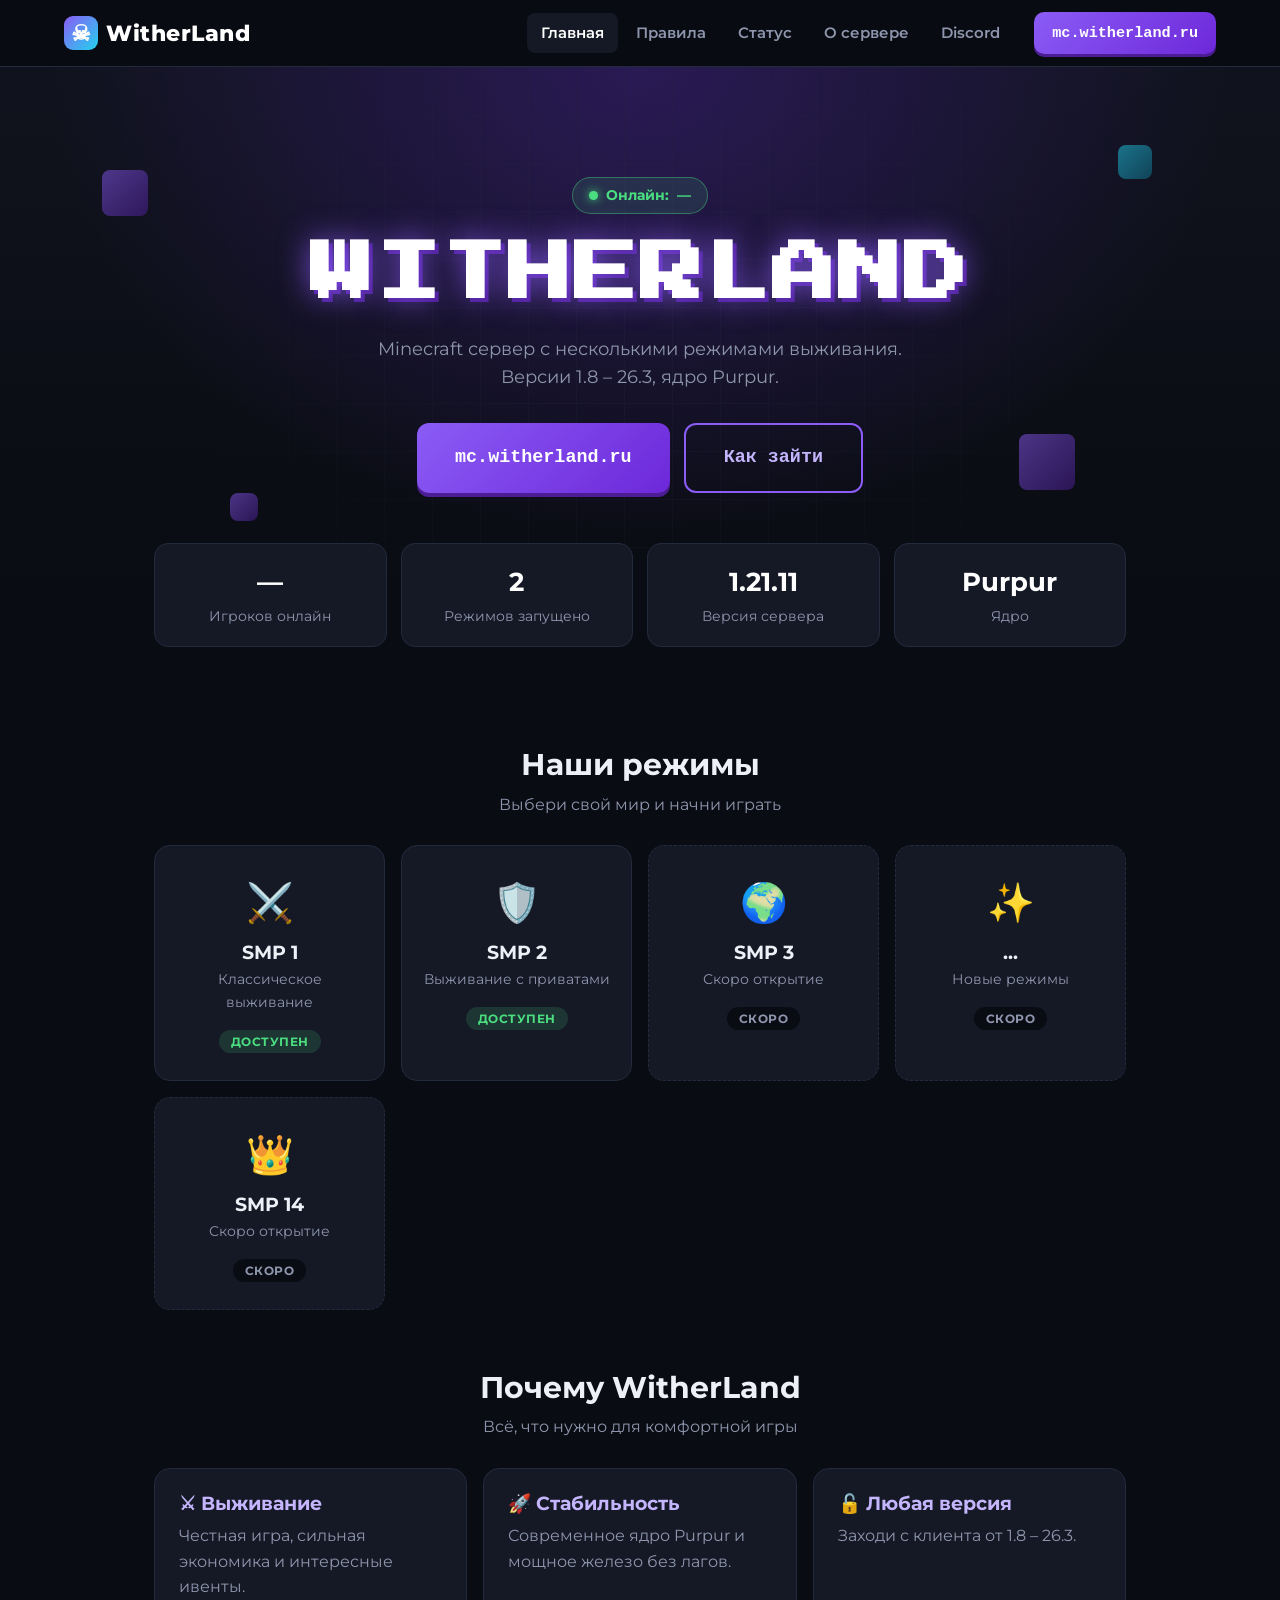
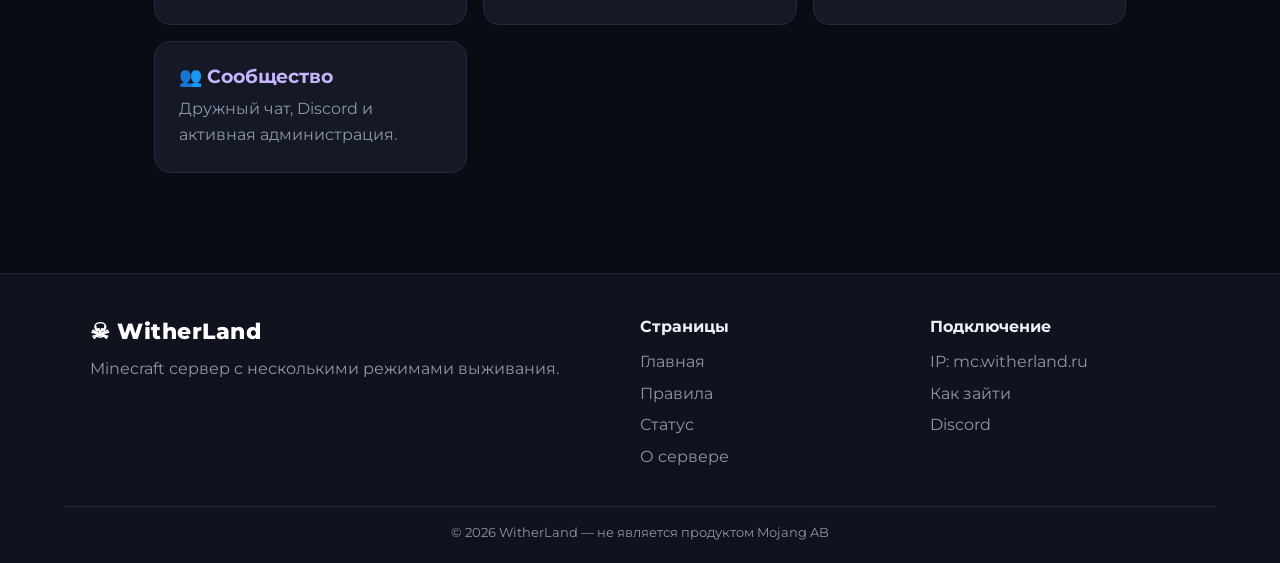
<file: index.html>
<!DOCTYPE html>
<html lang="ru">
<head>
<meta charset="UTF-8">
<meta name="viewport" content="width=device-width, initial-scale=1">
<title>Главная — WitherLand</title>
<link rel="preconnect" href="https://fonts.googleapis.com">
<link href="https://fonts.googleapis.com/css2?family=Montserrat:wght@400;600;700;800&family=Press+Start+2P&display=swap" rel="stylesheet">
<link rel="stylesheet" href="index.css">
<link rel="stylesheet" href="buttons.css">
<script src="head.js" defer></script>
</head>
<body>
<header id="site-header"></header>
<main>
<section class="hero">
  <div class="cube"></div><div class="cube"></div><div class="cube"></div><div class="cube"></div>
  <div class="pill"><i></i> Онлайн: <span class="online-count">...</span></div>
  <h1>WITHERLAND</h1>
  <p>Minecraft сервер с несколькими режимами выживания. Версии <span class="server-version"></span>, ядро <span class="server-core"></span>.</p>
  <div class="actions">
    <button class="btn btn-big" onclick="copyIP()"><span class="server-ip"></span></button>
    <a class="btn btn-outline btn-big" href="info.html">Как зайти</a>
  </div>
</section>
<div class="stats-strip">
  <div class="stat-box reveal"><b class="online-count">...</b><span>Игроков онлайн</span></div>
  <div class="stat-box reveal"><b class="modes-count">0</b><span>Режимов запущено</span></div>
  <div class="stat-box reveal"><b class="server-sversion"></b><span>Версия сервера</span></div>
  <div class="stat-box reveal"><b class="server-core"></b><span>Ядро</span></div>
</div>
<div class="wrap">
  <h2 class="title">Наши режимы</h2>
  <p class="subtitle">Выбери свой мир и начни играть</p>
  <div class="modes"></div>
  <h2 class="title">Почему WitherLand</h2>
  <p class="subtitle">Всё, что нужно для комфортной игры</p>
  <div class="features">
    <div class="card reveal"><h3>⚔ Выживание</h3><p>Честная игра, сильная экономика и интересные ивенты.</p></div>
    <div class="card reveal"><h3>🚀 Стабильность</h3><p>Современное ядро Purpur и мощное железо без лагов.</p></div>
    <div class="card reveal"><h3>🔓 Любая версия</h3><p>Заходи с клиента от <span class="server-version"></span>.</p></div>
    <div class="card reveal"><h3>👥 Сообщество</h3><p>Дружный чат, Discord и активная администрация.</p></div>
  </div>
</div>
</main>
<footer id="site-footer"></footer>
</body>
</html>
</file>
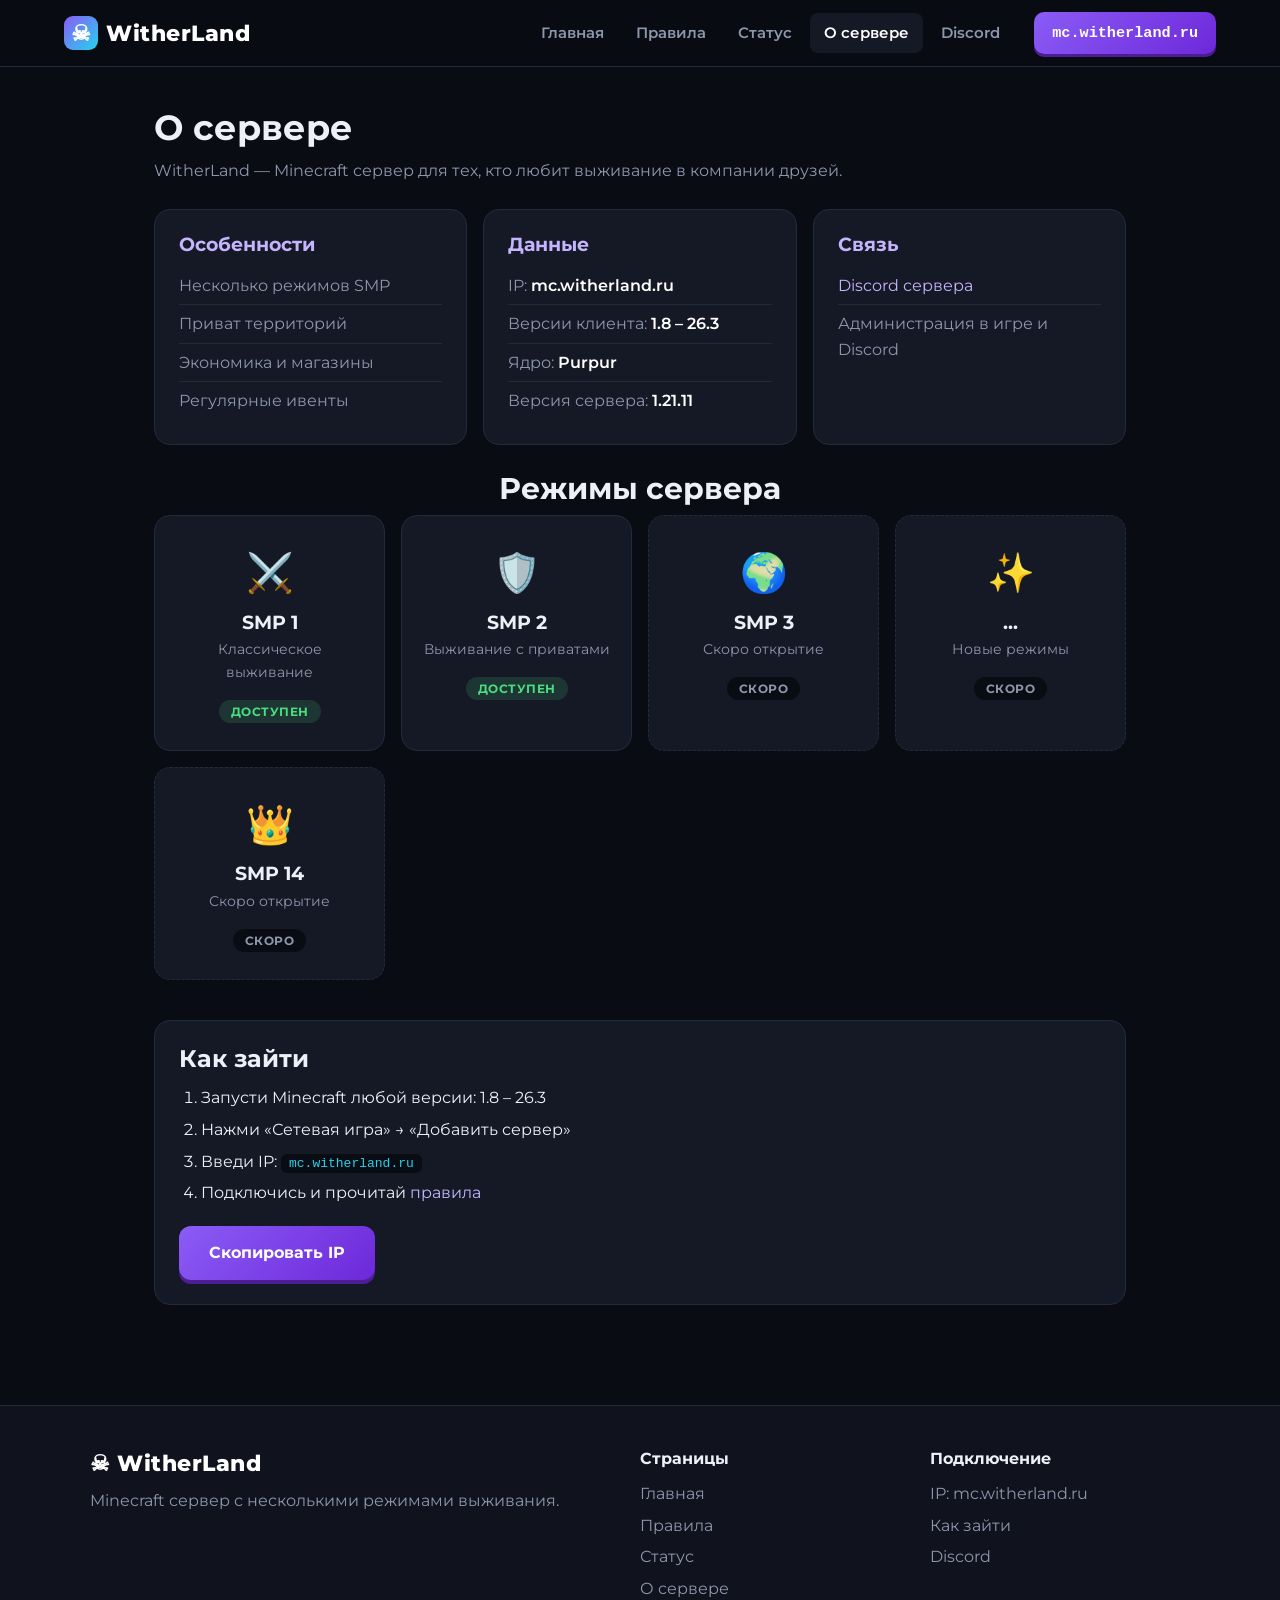
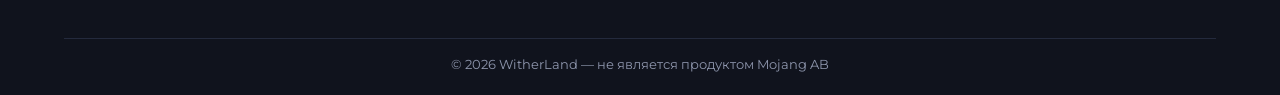
<file: info.html>
<!DOCTYPE html>
<html lang="ru">
<head>
<meta charset="UTF-8">
<meta name="viewport" content="width=device-width, initial-scale=1">
<title>О сервере — WitherLand</title>
<link rel="preconnect" href="https://fonts.googleapis.com">
<link href="https://fonts.googleapis.com/css2?family=Montserrat:wght@400;600;700;800&family=Press+Start+2P&display=swap" rel="stylesheet">
<link rel="stylesheet" href="index.css">
<link rel="stylesheet" href="buttons.css">
<link rel="stylesheet" href="info.css">
<script src="head.js" defer></script>
</head>
<body>
<header id="site-header"></header>
<main>
<div class="wrap">
<h1 class="page-title">О сервере</h1>
<p class="lead">WitherLand — Minecraft сервер для тех, кто любит выживание в компании друзей.</p>
<div class="info-grid">
  <div class="card reveal"><h3>Особенности</h3><ul><li>Несколько режимов SMP</li><li>Приват территорий</li><li>Экономика и магазины</li><li>Регулярные ивенты</li></ul></div>
  <div class="card reveal"><h3>Данные</h3><ul><li>IP: <span class="server-ip"></span></li><li>Версии клиента: <span class="server-version"></span></li><li>Ядро: <span class="server-core"></span></li><li>Версия сервера: <span class="server-sversion"></span></li></ul></div>
  <div class="card reveal"><h3>Связь</h3><ul><li><a class="discord-link" href="#">Discord сервера</a></li><li>Администрация в игре и Discord</li></ul></div>
</div>
<h2 class="title" style="margin-top:20px">Режимы сервера</h2>
<div class="modes"></div>
<div class="card how-to reveal" style="margin-top:40px">
  <h2>Как зайти</h2>
  <ol>
    <li>Запусти Minecraft любой версии: <span class="server-version"></span></li>
    <li>Нажми «Сетевая игра» → «Добавить сервер»</li>
    <li>Введи IP: <code class="server-ip"></code></li>
    <li>Подключись и прочитай <a href="rules.html">правила</a></li>
  </ol>
  <button class="btn" onclick="copyIP()">Скопировать IP</button>
</div>
</div>
</main>
<footer id="site-footer"></footer>
</body>
</html>
</file>
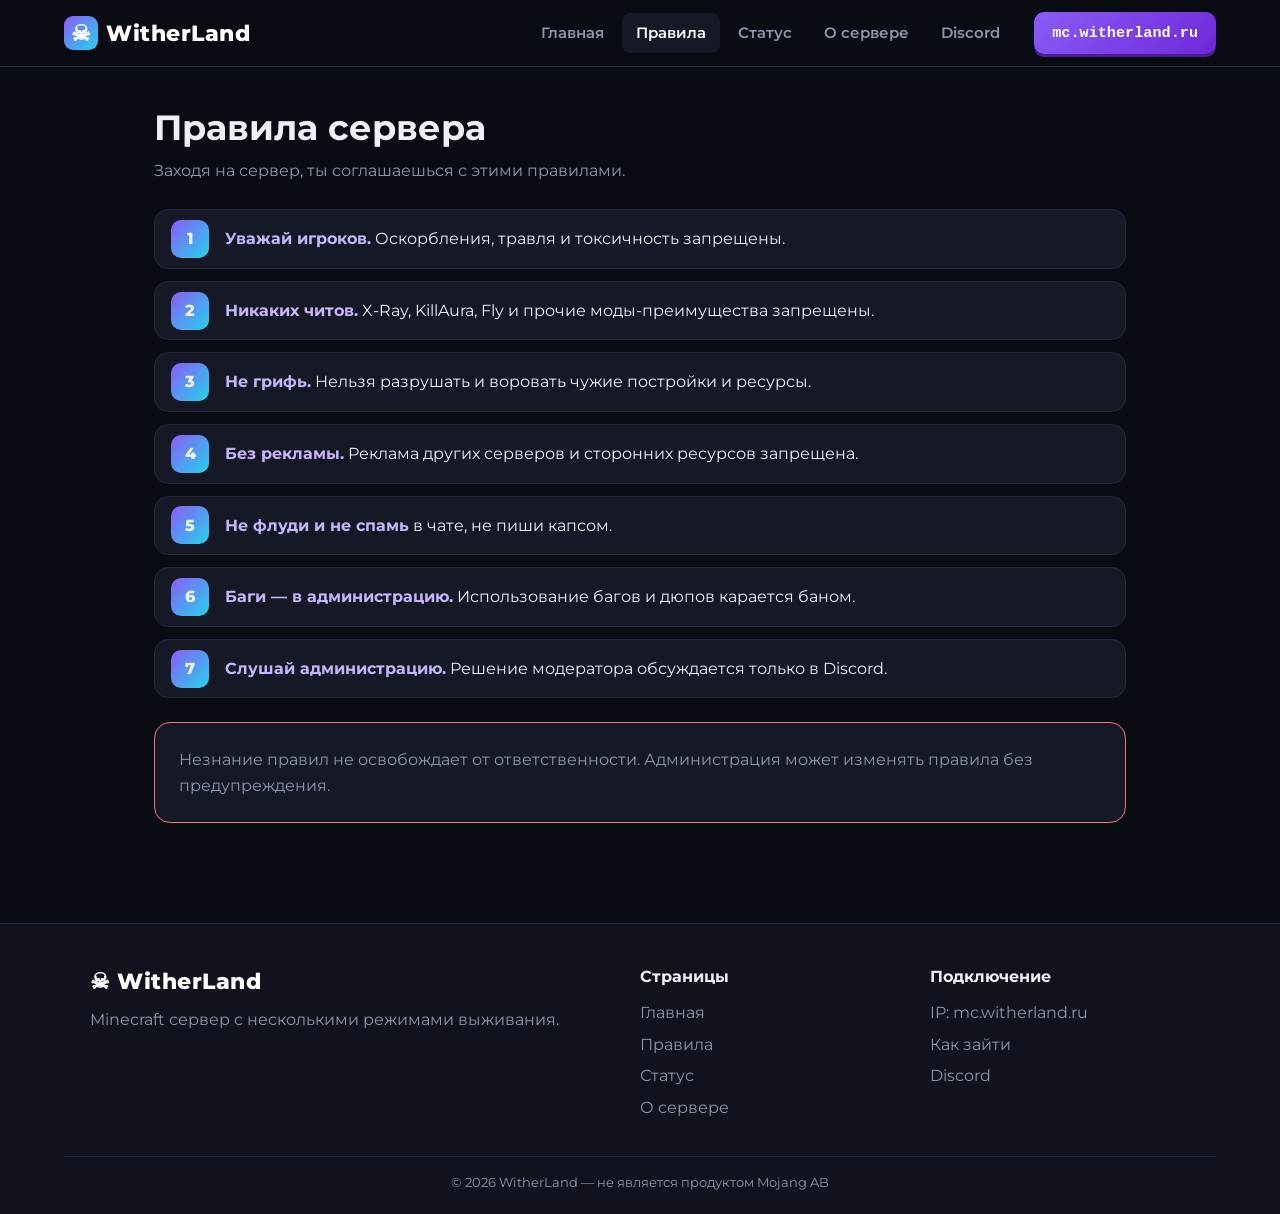
<file: rules.html>
<!DOCTYPE html>
<html lang="ru">
<head>
<meta charset="UTF-8">
<meta name="viewport" content="width=device-width, initial-scale=1">
<title>Правила — WitherLand</title>
<link rel="preconnect" href="https://fonts.googleapis.com">
<link href="https://fonts.googleapis.com/css2?family=Montserrat:wght@400;600;700;800&family=Press+Start+2P&display=swap" rel="stylesheet">
<link rel="stylesheet" href="index.css">
<link rel="stylesheet" href="buttons.css">
<link rel="stylesheet" href="rules.css">
<script src="head.js" defer></script>
</head>
<body>
<header id="site-header"></header>
<main>
<div class="wrap">
<h1 class="page-title">Правила сервера</h1>
<p class="lead">Заходя на сервер, ты соглашаешься с этими правилами.</p>
<ol class="rules-list">
  <li class="reveal"><b>Уважай игроков.</b> Оскорбления, травля и токсичность запрещены.</li>
  <li class="reveal"><b>Никаких читов.</b> X-Ray, KillAura, Fly и прочие моды-преимущества запрещены.</li>
  <li class="reveal"><b>Не грифь.</b> Нельзя разрушать и воровать чужие постройки и ресурсы.</li>
  <li class="reveal"><b>Без рекламы.</b> Реклама других серверов и сторонних ресурсов запрещена.</li>
  <li class="reveal"><b>Не флуди и не спамь</b> в чате, не пиши капсом.</li>
  <li class="reveal"><b>Баги — в администрацию.</b> Использование багов и дюпов карается баном.</li>
  <li class="reveal"><b>Слушай администрацию.</b> Решение модератора обсуждается только в Discord.</li>
</ol>
<div class="card warn">Незнание правил не освобождает от ответственности. Администрация может изменять правила без предупреждения.</div>
</div>
</main>
<footer id="site-footer"></footer>
</body>
</html>
</file>
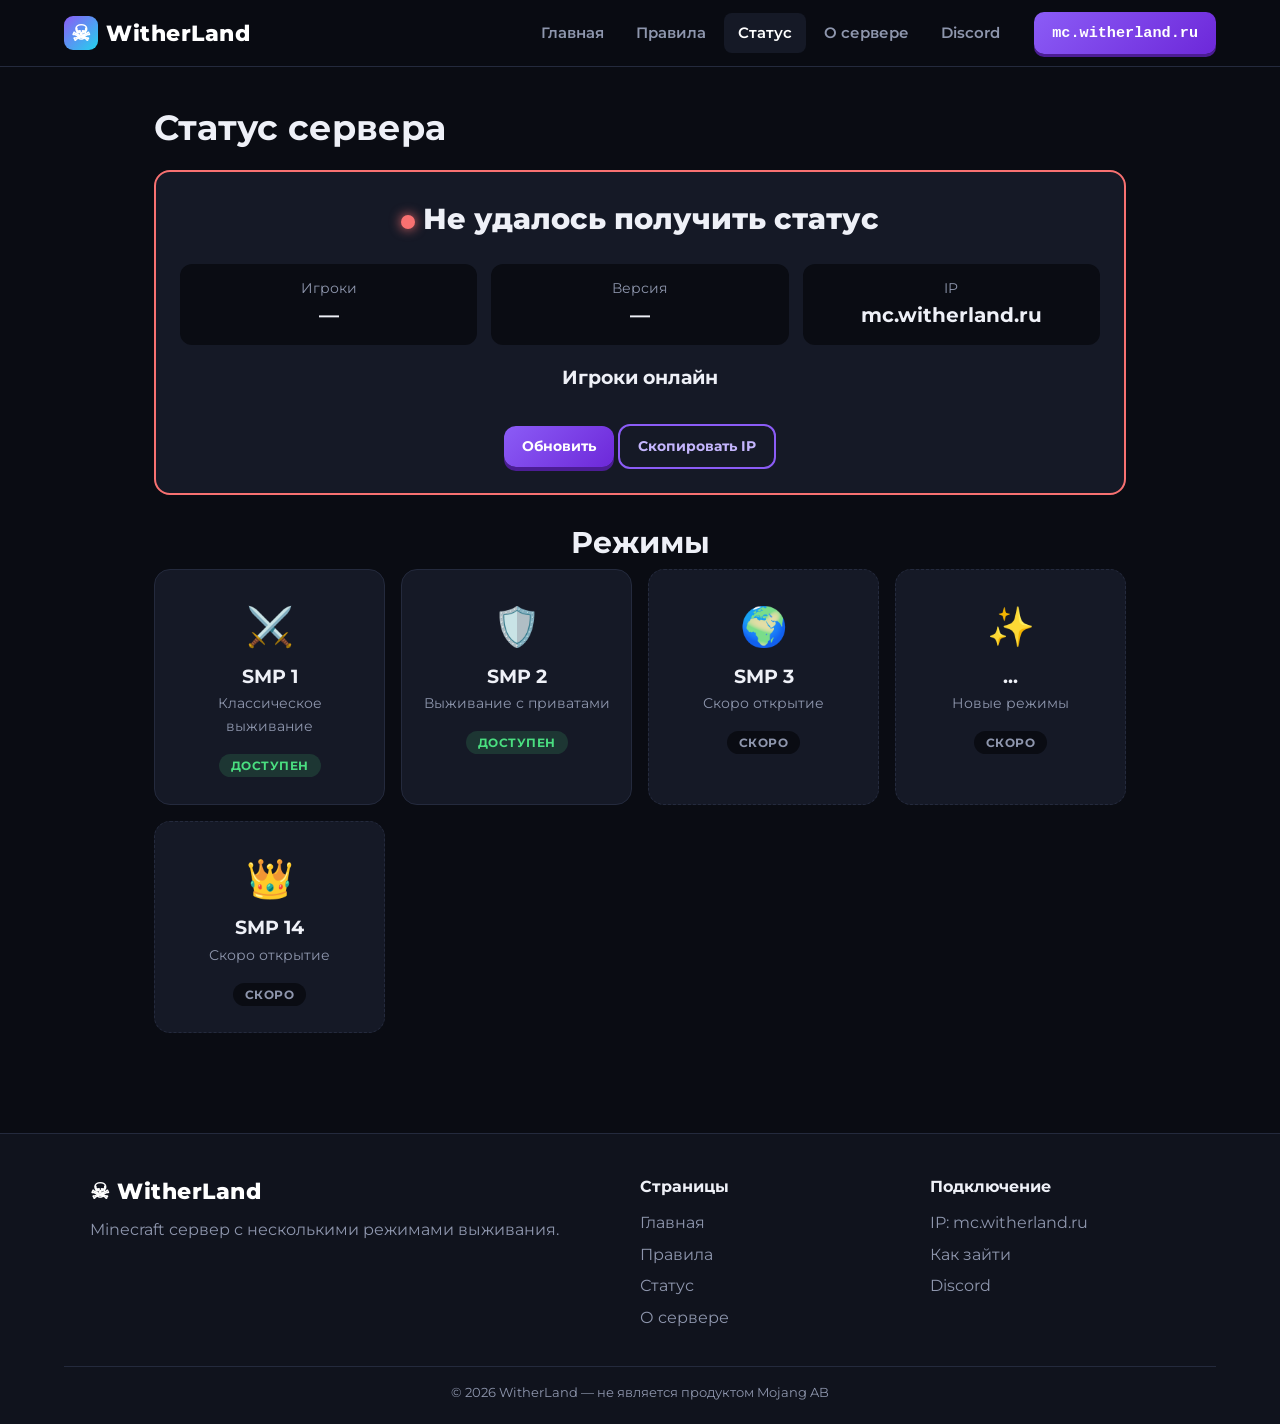
<file: status.html>
<!DOCTYPE html>
<html lang="ru">
<head>
<meta charset="UTF-8">
<meta name="viewport" content="width=device-width, initial-scale=1">
<title>Статус — WitherLand</title>
<link rel="preconnect" href="https://fonts.googleapis.com">
<link href="https://fonts.googleapis.com/css2?family=Montserrat:wght@400;600;700;800&family=Press+Start+2P&display=swap" rel="stylesheet">
<link rel="stylesheet" href="index.css">
<link rel="stylesheet" href="buttons.css">
<link rel="stylesheet" href="status.css">
<script src="head.js" defer></script>
</head>
<body>
<header id="site-header"></header>
<main>
<div class="wrap">
<h1 class="page-title">Статус сервера</h1>
<div id="status-box" class="card status-card">
  <p><span class="status-dot"></span><span id="st-state">Загрузка...</span></p>
  <div class="stats">
    <div class="stat"><span>Игроки</span><b id="st-players">—</b></div>
    <div class="stat"><span>Версия</span><b id="st-version">—</b></div>
    <div class="stat"><span>IP</span><b class="server-ip">—</b></div>
  </div>
  <p id="st-motd" style="color:var(--muted)"></p>
  <h3 style="margin:14px 0 6px">Игроки онлайн</h3>
  <ul id="st-list"></ul>
  <button id="refresh" class="btn btn-small">Обновить</button>
  <button class="btn btn-small btn-outline" onclick="copyIP()">Скопировать IP</button>
</div>
<div class="status-modes"><h2 class="title" style="margin-top:30px">Режимы</h2><div class="modes"></div></div>
</div>
</main>
<footer id="site-footer"></footer>
</body>
</html>
</file>
<file: index.css>
:root{--bg:#0a0c13;--bg2:#10131d;--panel:#151926;--line:#242a3d;--text:#eef0f7;--muted:#8e96ad;--accent:#8b5cf6;--accent2:#c4b5fd;--cyan:#22d3ee;--ok:#4ade80;--bad:#f87171}
*{box-sizing:border-box;margin:0;padding:0}
html{scroll-behavior:smooth}
body{font-family:"Montserrat","Segoe UI",Roboto,Arial,sans-serif;background:var(--bg);color:var(--text);min-height:100vh;display:flex;flex-direction:column;line-height:1.6;overflow-x:hidden}
a{color:var(--accent2);text-decoration:none}
h1,h2,h3{line-height:1.2}
h2.title{font-size:1.9rem;text-align:center;margin:60px 0 8px}
.subtitle{text-align:center;color:var(--muted);margin-bottom:28px}
/* шапка */
.nav{display:flex;align-items:center;gap:20px;padding:12px 5%;background:rgba(10,12,19,.85);backdrop-filter:blur(10px);border-bottom:1px solid var(--line);position:sticky;top:0;z-index:50}
.logo{font-size:1.35rem;font-weight:800;color:#fff;display:flex;align-items:center;gap:8px;letter-spacing:.5px}
.logo-icon{display:grid;place-items:center;width:34px;height:34px;border-radius:9px;background:linear-gradient(135deg,var(--accent),var(--cyan))}
nav{display:flex;gap:4px;margin-left:auto}
.nav-link{color:var(--muted);padding:8px 14px;border-radius:8px;font-weight:600;font-size:.95rem;transition:.2s}
.nav-link:hover,.nav-link.active{color:#fff;background:var(--panel)}
main{flex:1;width:100%}
.wrap{max-width:1100px;margin:0 auto;padding:40px 5%}
.card{background:var(--panel);border:1px solid var(--line);border-radius:16px;padding:24px}
/* hero */
.hero{position:relative;text-align:center;padding:110px 5% 90px;overflow:hidden;background:radial-gradient(ellipse at 50% 0,#2a1a55 0,transparent 65%),linear-gradient(var(--bg2),var(--bg))}
.hero::before{content:"";position:absolute;inset:0;background-image:linear-gradient(var(--line) 1px,transparent 1px),linear-gradient(90deg,var(--line) 1px,transparent 1px);background-size:48px 48px;opacity:.35;mask-image:radial-gradient(circle at 50% 40%,#000,transparent 70%);-webkit-mask-image:radial-gradient(circle at 50% 40%,#000,transparent 70%)}
.cube{position:absolute;width:46px;height:46px;border-radius:8px;background:linear-gradient(135deg,var(--accent),#4c1d95);opacity:.5;animation:float 7s ease-in-out infinite}
.cube:nth-child(1){left:8%;top:20%}.cube:nth-child(2){right:10%;top:15%;background:linear-gradient(135deg,var(--cyan),#0e7490);animation-delay:-2s;width:34px;height:34px}
.cube:nth-child(3){left:18%;bottom:12%;animation-delay:-4s;width:28px;height:28px}.cube:nth-child(4){right:16%;bottom:18%;animation-delay:-1s;width:56px;height:56px}
@keyframes float{50%{transform:translateY(-22px) rotate(12deg)}}
.hero>*:not(.cube){position:relative}
.pill{display:inline-flex;align-items:center;gap:8px;background:rgba(74,222,128,.12);border:1px solid rgba(74,222,128,.4);color:var(--ok);padding:6px 16px;border-radius:30px;font-weight:700;font-size:.9rem;margin-bottom:22px}
.pill i{width:9px;height:9px;border-radius:50%;background:var(--ok);box-shadow:0 0 10px var(--ok);animation:pulse 1.6s infinite}
@keyframes pulse{50%{opacity:.35}}
.hero h1{font-family:"Press Start 2P","Montserrat",monospace;font-size:clamp(1.8rem,7vw,4rem);letter-spacing:2px;color:#fff;text-shadow:0 0 30px rgba(139,92,246,.8),4px 4px 0 #4c1d95}
.hero p{color:var(--muted);font-size:1.1rem;max-width:560px;margin:22px auto 32px}
.actions{display:flex;gap:14px;justify-content:center;flex-wrap:wrap}
/* статистика */
.stats-strip{display:grid;grid-template-columns:repeat(auto-fit,minmax(150px,1fr));gap:14px;max-width:1100px;margin:-40px auto 0;padding:0 5%;position:relative;z-index:2}
.stat-box{background:var(--panel);border:1px solid var(--line);border-radius:14px;padding:18px;text-align:center}
.stat-box b{display:block;font-size:1.6rem;color:#fff}.stat-box span{color:var(--muted);font-size:.85rem}
/* режимы */
.modes{display:grid;grid-template-columns:repeat(auto-fit,minmax(190px,1fr));gap:16px}
.mode{background:var(--panel);border:1px solid var(--line);border-radius:16px;padding:26px 18px;text-align:center;transition:.25s}
.mode:hover{transform:translateY(-6px);border-color:var(--accent)}
.mode-icon{font-size:2.4rem;margin-bottom:8px}
.mode p{color:var(--muted);font-size:.9rem;margin:4px 0 14px}
.badge{font-size:.75rem;font-weight:700;padding:4px 12px;border-radius:20px;text-transform:uppercase;letter-spacing:.5px}
.mode.on .badge{background:rgba(74,222,128,.15);color:var(--ok)}
.mode.soon{opacity:.65;border-style:dashed}.mode.soon .badge{background:var(--bg);color:var(--muted)}
/* преимущества */
.features{display:grid;grid-template-columns:repeat(auto-fit,minmax(240px,1fr));gap:16px}
.features .card h3{color:var(--accent2);margin-bottom:8px}.features .card p{color:var(--muted)}
/* подвал */
footer{background:var(--bg2);border-top:1px solid var(--line);margin-top:60px;padding:40px 5% 20px}
.footer-grid{display:grid;grid-template-columns:2fr 1fr 1fr;gap:30px;max-width:1100px;margin:0 auto}
.footer-grid h4{margin-bottom:10px}.footer-grid a{display:block;color:var(--muted);margin-bottom:6px}.footer-grid a:hover{color:#fff}
.footer-grid p{color:var(--muted);margin-top:8px}
.copy{text-align:center;color:var(--muted);font-size:.8rem;margin-top:30px;padding-top:16px;border-top:1px solid var(--line)}
/* анимация и уведомление */
.reveal{opacity:0;transform:translateY(24px);transition:opacity .6s,transform .6s}
.reveal.shown{opacity:1;transform:none}
#toast{position:fixed;bottom:24px;left:50%;transform:translate(-50%,80px);background:var(--accent);color:#fff;padding:12px 22px;border-radius:10px;font-weight:600;transition:.3s;z-index:99}
#toast.show{transform:translate(-50%,0)}
/* мобильная версия */
.burger{display:none;background:var(--panel);border:1px solid var(--line);color:#fff;border-radius:8px;font-size:1.3rem;padding:4px 12px;cursor:pointer;margin-left:auto}
@media(max-width:820px){
  .burger{display:block}.nav .btn-ip{display:none}
  nav{display:none;position:absolute;top:100%;left:0;right:0;flex-direction:column;background:var(--bg2);padding:10px 5%;border-bottom:1px solid var(--line)}
  nav.open{display:flex}
  .footer-grid{grid-template-columns:1fr}
}
</file>
<file: buttons.css>
.btn{display:inline-block;border:0;cursor:pointer;font:inherit;font-weight:700;color:#fff;background:linear-gradient(135deg,var(--accent),#6d28d9);padding:14px 30px;border-radius:12px;transition:transform .15s,box-shadow .2s;box-shadow:0 4px 0 #4c1d95}
.btn:hover{transform:translateY(-2px);box-shadow:0 6px 0 #4c1d95,0 10px 26px rgba(139,92,246,.5)}
.btn:active{transform:translateY(3px);box-shadow:0 1px 0 #4c1d95}
.btn-outline{background:transparent;border:2px solid var(--accent);color:var(--accent2);box-shadow:none}
.btn-outline:hover{background:var(--accent);color:#fff;box-shadow:0 10px 26px rgba(139,92,246,.4)}
.btn-ip{padding:9px 18px;font-family:monospace;font-size:.95rem;border-radius:10px;box-shadow:0 3px 0 #4c1d95}
.btn-big{padding:18px 38px;font-size:1.15rem;font-family:monospace}
.btn-small{padding:9px 18px;font-size:.9rem}
</file>
<file: info.css>
.page-title{font-size:2.2rem;margin-bottom:8px}.lead{color:var(--muted)}
.info-grid{display:grid;grid-template-columns:repeat(auto-fit,minmax(260px,1fr));gap:16px;margin:26px 0}
.info-grid h3{color:var(--accent2);margin-bottom:10px}
.info-grid ul{list-style:none;color:var(--muted)}.info-grid li{padding:6px 0;border-bottom:1px solid var(--line)}.info-grid li:last-child{border:0}
.info-grid li span{color:#fff;font-weight:600}
.how-to ol{padding-left:22px;margin:12px 0 20px}.how-to li{margin-bottom:6px}
.how-to code{background:var(--bg);padding:2px 8px;border-radius:6px;color:var(--cyan)}
</file>
<file: rules.css>
.page-title{font-size:2.2rem;margin-bottom:8px}.lead{color:var(--muted)}
.rules-list{list-style:none;counter-reset:r;display:grid;gap:12px;margin-top:26px}
.rules-list li{counter-increment:r;background:var(--panel);border:1px solid var(--line);border-radius:14px;padding:16px 18px 16px 70px;position:relative;transition:.2s}
.rules-list li:hover{border-color:var(--accent);transform:translateX(4px)}
.rules-list li::before{content:counter(r);position:absolute;left:16px;top:50%;transform:translateY(-50%);width:38px;height:38px;border-radius:10px;background:linear-gradient(135deg,var(--accent),var(--cyan));display:grid;place-items:center;font-weight:800}
.rules-list b{color:var(--accent2)}
.warn{margin-top:24px;border-color:var(--bad);color:var(--muted)}
</file>
<file: status.css>
.page-title{font-size:2.2rem;margin-bottom:20px}
.status-card{text-align:center;border-width:2px}
.status-card.online{border-color:var(--ok)}.status-card.offline{border-color:var(--bad)}
.status-dot{display:inline-block;width:14px;height:14px;border-radius:50%;background:var(--muted);margin-right:8px}
.online .status-dot{background:var(--ok);box-shadow:0 0 12px var(--ok)}.offline .status-dot{background:var(--bad);box-shadow:0 0 12px var(--bad)}
#st-state{font-size:1.8rem;font-weight:800}
.stats{display:grid;grid-template-columns:repeat(auto-fit,minmax(150px,1fr));gap:14px;margin:22px 0}
.stat{background:var(--bg);border-radius:12px;padding:14px}.stat span{display:block;color:var(--muted);font-size:.85rem}.stat b{font-size:1.25rem}
#st-list{list-style:none;display:flex;flex-wrap:wrap;gap:8px;justify-content:center;margin:12px 0 22px}
#st-list li{background:var(--bg);border:1px solid var(--line);padding:5px 14px;border-radius:20px;font-size:.9rem}
#st-list li.empty{color:var(--muted);border:0}
.status-modes{margin-top:30px}
</file>
